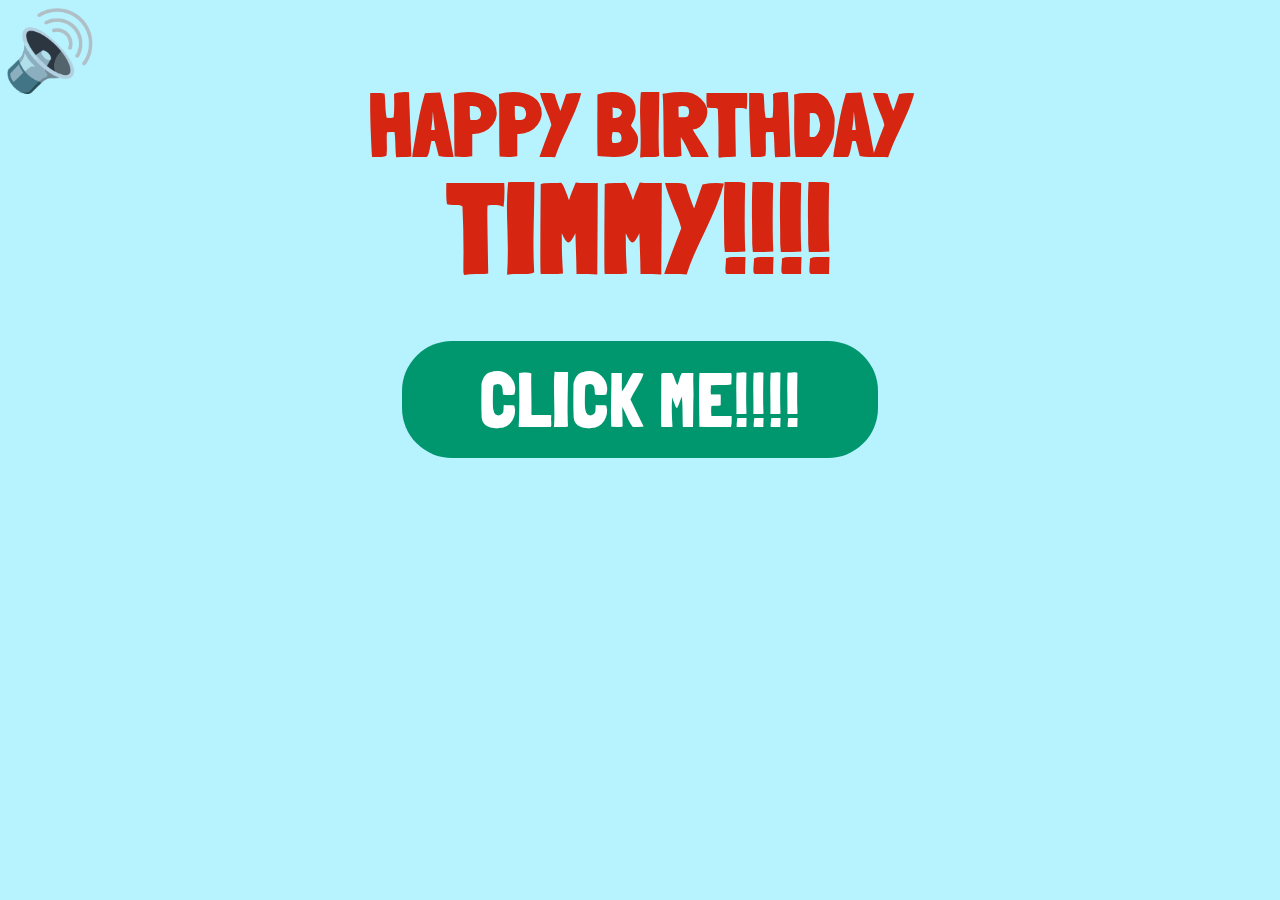
<file: index.html>
<!DOCTYPE html>
<html lang="en">
  <head>
    <meta charset="UTF-8" />
    <meta name="viewport" content="width=device-width, initial-scale=1.0" />
    <link rel="stylesheet" href="style.css" />
    <link rel="icon" type="image/x-icon" href="favicon.webp" />

    <link
      href="https://fonts.googleapis.com/css2?family=Londrina+Solid&display=swap"
      rel="stylesheet"
    />

    <title>TIMMYS BIRTHDAY</title>
  </head>
  <body>
    <main>
      <h1>HAPPY BIRTHDAY</h1>
      <h2 id="timmy">TIMMY!!!!</h2>
      <div id="btn">
        <a href="billede.html"><button>CLICK ME!!!!</button></a>
      </div>
    </main>

    <!-- Button to start audio playback -->
    <button id="play-audio">&#128266;</button>

    <!-- Audio element for background music -->
    <audio id="background-audio" loop>
      <source src="nationalanthem.mp3" type="audio/mpeg" />
    </audio>

    <!-- JavaScript for managing audio state -->
    <script>
      const audio = document.getElementById("background-audio");
      const playButton = document.getElementById("play-audio");

      // Retrieve saved time and play status
      const savedTime = localStorage.getItem("audioTime") || 0;
      const isPlaying = localStorage.getItem("audioPlaying") === "true";

      // Set saved time and play status
      audio.currentTime = savedTime;
      if (isPlaying) {
        audio.play();
      }

      // Play audio when button is clicked
      playButton.addEventListener("click", () => {
        audio.play();
        localStorage.setItem("audioPlaying", true);
      });

      // Save current time periodically
      audio.addEventListener("timeupdate", () => {
        localStorage.setItem("audioTime", audio.currentTime);
      });

      // Save play status
      audio.addEventListener("play", () => {
        localStorage.setItem("audioPlaying", true);
      });
      audio.addEventListener("pause", () => {
        localStorage.setItem("audioPlaying", false);
      });
    </script>
  </body>
</html>
</file>
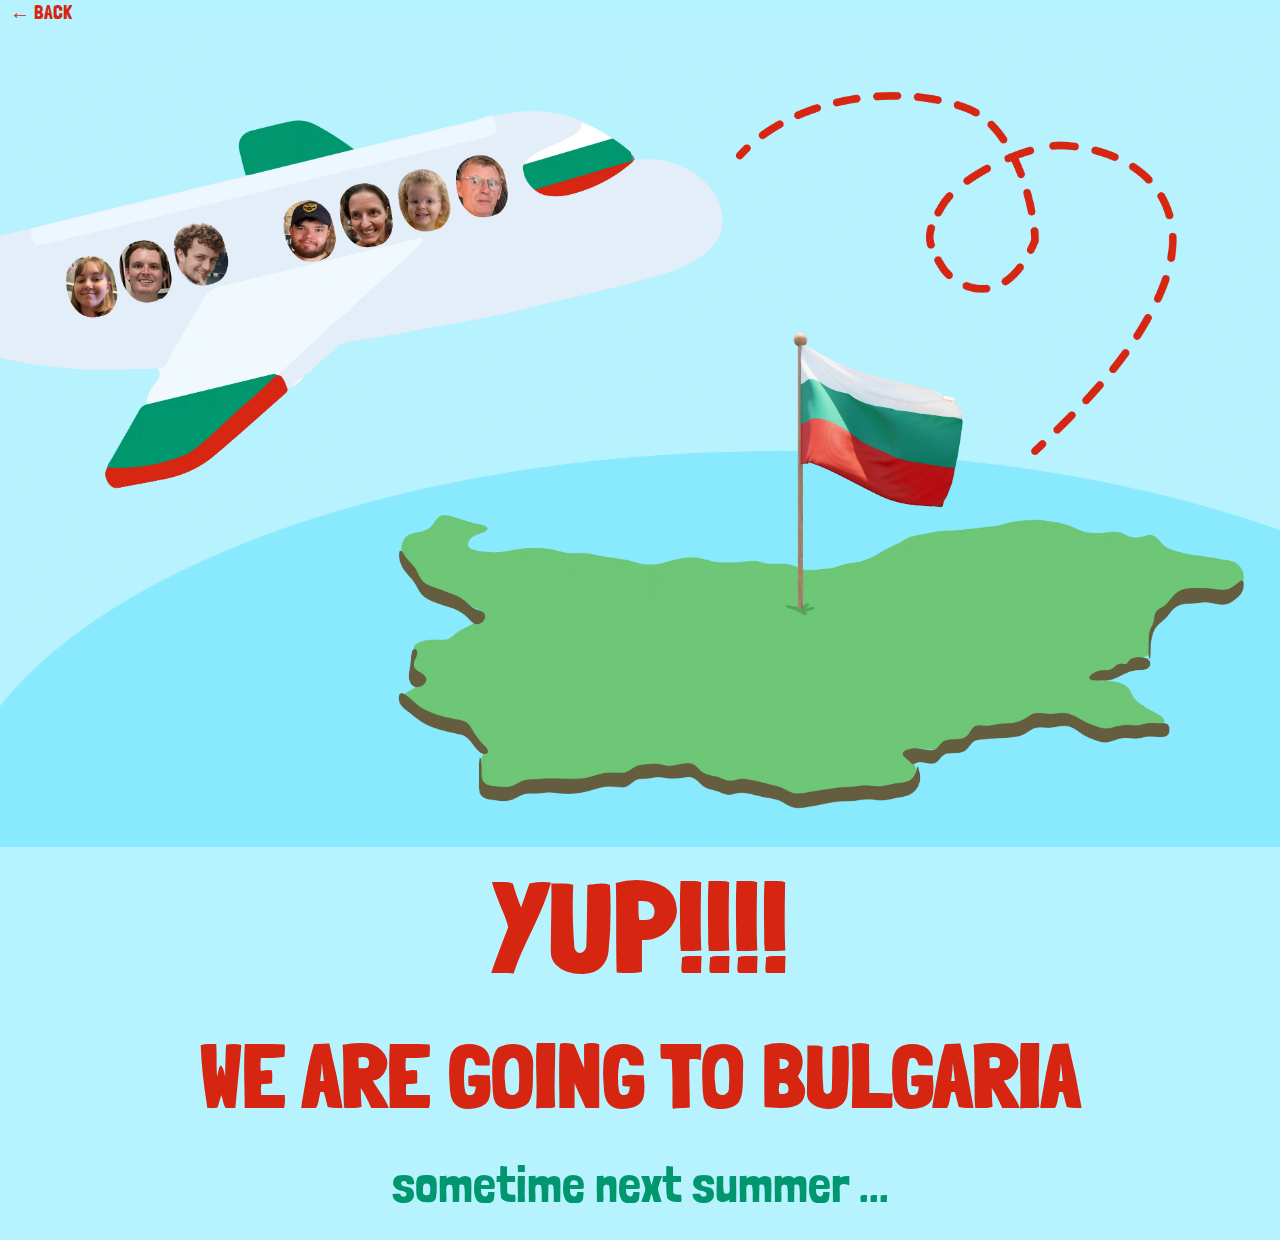
<file: billede.html>
<!DOCTYPE html>
<html lang="en">
  <head>
    <meta charset="UTF-8" />
    <meta name="viewport" content="width=device-width, initial-scale=1.0" />
    <link rel="stylesheet" href="style.css" />
    <link rel="icon" type="image/x-icon" href="favicon.webp" />

    <link
      href="https://fonts.googleapis.com/css2?family=Londrina+Solid&display=swap"
      rel="stylesheet"
    />

    <title>WE ARE GOING TO BULGARIA</title>
  </head>
  <body>
    <a href="index.html" id="back">← back</a>
    <img
      src="fullscreen_image_bulgaria.webp"
      alt="Background Image"
      width="100%"
    />
    <div id="text_after">
      <h2 id="yup">YUP!!!!</h2>
      <h1 id="weare">WE ARE GOING TO BULGARIA</h1>
      <p>sometime next summer ...</p>
    </div>

    <!-- Audio element for background music -->
    <audio id="background-audio" loop>
      <source src="nationalanthem.mp3" type="audio/mpeg" />
      Your browser does not support the audio element.
    </audio>

    <!-- JavaScript for managing audio state -->
    <script>
      const audio = document.getElementById("background-audio");
      const savedTime = localStorage.getItem("audioTime") || 0;
      const isPlaying = localStorage.getItem("audioPlaying") === "true";

      // Set the saved time and play status
      audio.currentTime = savedTime;
      if (isPlaying) {
        audio.play();
      }

      // Update localStorage with audio's current time
      audio.addEventListener("timeupdate", () => {
        localStorage.setItem("audioTime", audio.currentTime);
      });

      // Update play status in localStorage
      audio.addEventListener("play", () => {
        localStorage.setItem("audioPlaying", true);
      });
      audio.addEventListener("pause", () => {
        localStorage.setItem("audioPlaying", false);
      });
    </script>
  </body>
</html>
</file>
<file: style.css>
/* General Styles */
body {
    background-color: #B7F2FF;
    padding: 0;
    margin: 0;
    font-family: 'Londrina Solid', sans-serif;

}

main {
    padding-top: 4%;
}



/* Responsive Typography */
h1 {
    color: #D62612;
    font-size: 7vw; /* Responsive font size */
    text-align: center;
    margin: 0;
    padding-top: 20px;
}

h2 {
    color: #D62612;
    font-size: 10vw; /* Responsive font size */
    text-align: center;
    animation: colorChange 5s infinite alternate;
    margin: 0;
}

/* Adjustments for specific element positioning */
#timmy {
    margin-top: -2vw; /* Slight margin adjustment */
}

@keyframes colorChange {
    0% { color: #8c00fc; }
    20% { color: #3500ff; }
    40% { color: #01fe01; }
    60% { color: #fffe37; }
    80% { color: #ff8600; }
    100% { color: #D62612; }
}

/* Button Styles */
#btn {
    display: flex;
    justify-content: center;
    margin: 3vw 0; /* Responsive vertical margin */
    
}

button {
    color: white;
    font-size: 6vw; /* Responsive font size */
    border-radius: 50px;
    border: none;
    background-color: #00966E;
    padding: 1vw 6vw; /* Responsive padding */
    cursor: pointer;
    font-family: 'Londrina Solid', sans-serif;

}

button:hover {
    background-color: #D62612;
    transition: ease-in-out 0.3s;
}

/* Image and Text After */
#billedesite img {
    width: 100%;
    height: auto;
}

#text_after {
    text-align: center;
}

p {
    text-align: center;
    color: #00966E;
    font-size: 4vw; /* Responsive font size */
    margin: 2vw 0; /* Spacing to balance text */
}

/* Media Queries for Mobile Devices */
@media (max-width: 768px) {
    h1 {
        font-size: 10vw;
        padding-top: 10px;
    }

    h2 {
        font-size: 12vw;
    }

    #btn {
        margin-top: -3vw; /* Adjust button margin on mobile */
    }

    button {
        font-size: 7vw;
        padding: 3vw 12vw;
    }

    #text_after {
        margin-top: -10vw;
    }

    p {
        font-size: 5vw;
        margin: 4vw 0;
    }
}

@media (max-width: 480px) {
    img {
        margin-bottom: 15%;
    }
    h1 {
        margin-top: 15%;
        font-size: 12vw;
        padding-top: 5px;
    }

    h2 {
        font-size: 15vw;
    }

    button {
        font-size: 8vw;
        padding: 4vw 15vw;
        margin-top: 10%;    }

    p {
        font-size: 6vw;
        margin: 5vw 0;
    }
}
 #play-audio {
    background-color:transparent;
    position: absolute;
    top: 4px;
    left: 2px;
    padding: 0;
    margin: 0;
 }

 #back {
    color: #00966E;
    font-size: 20px;
    padding: 10px;
    text-decoration: none;
    text-transform: uppercase;
 }

 #back:hover {
    color: #D62612;
 }
</file>
